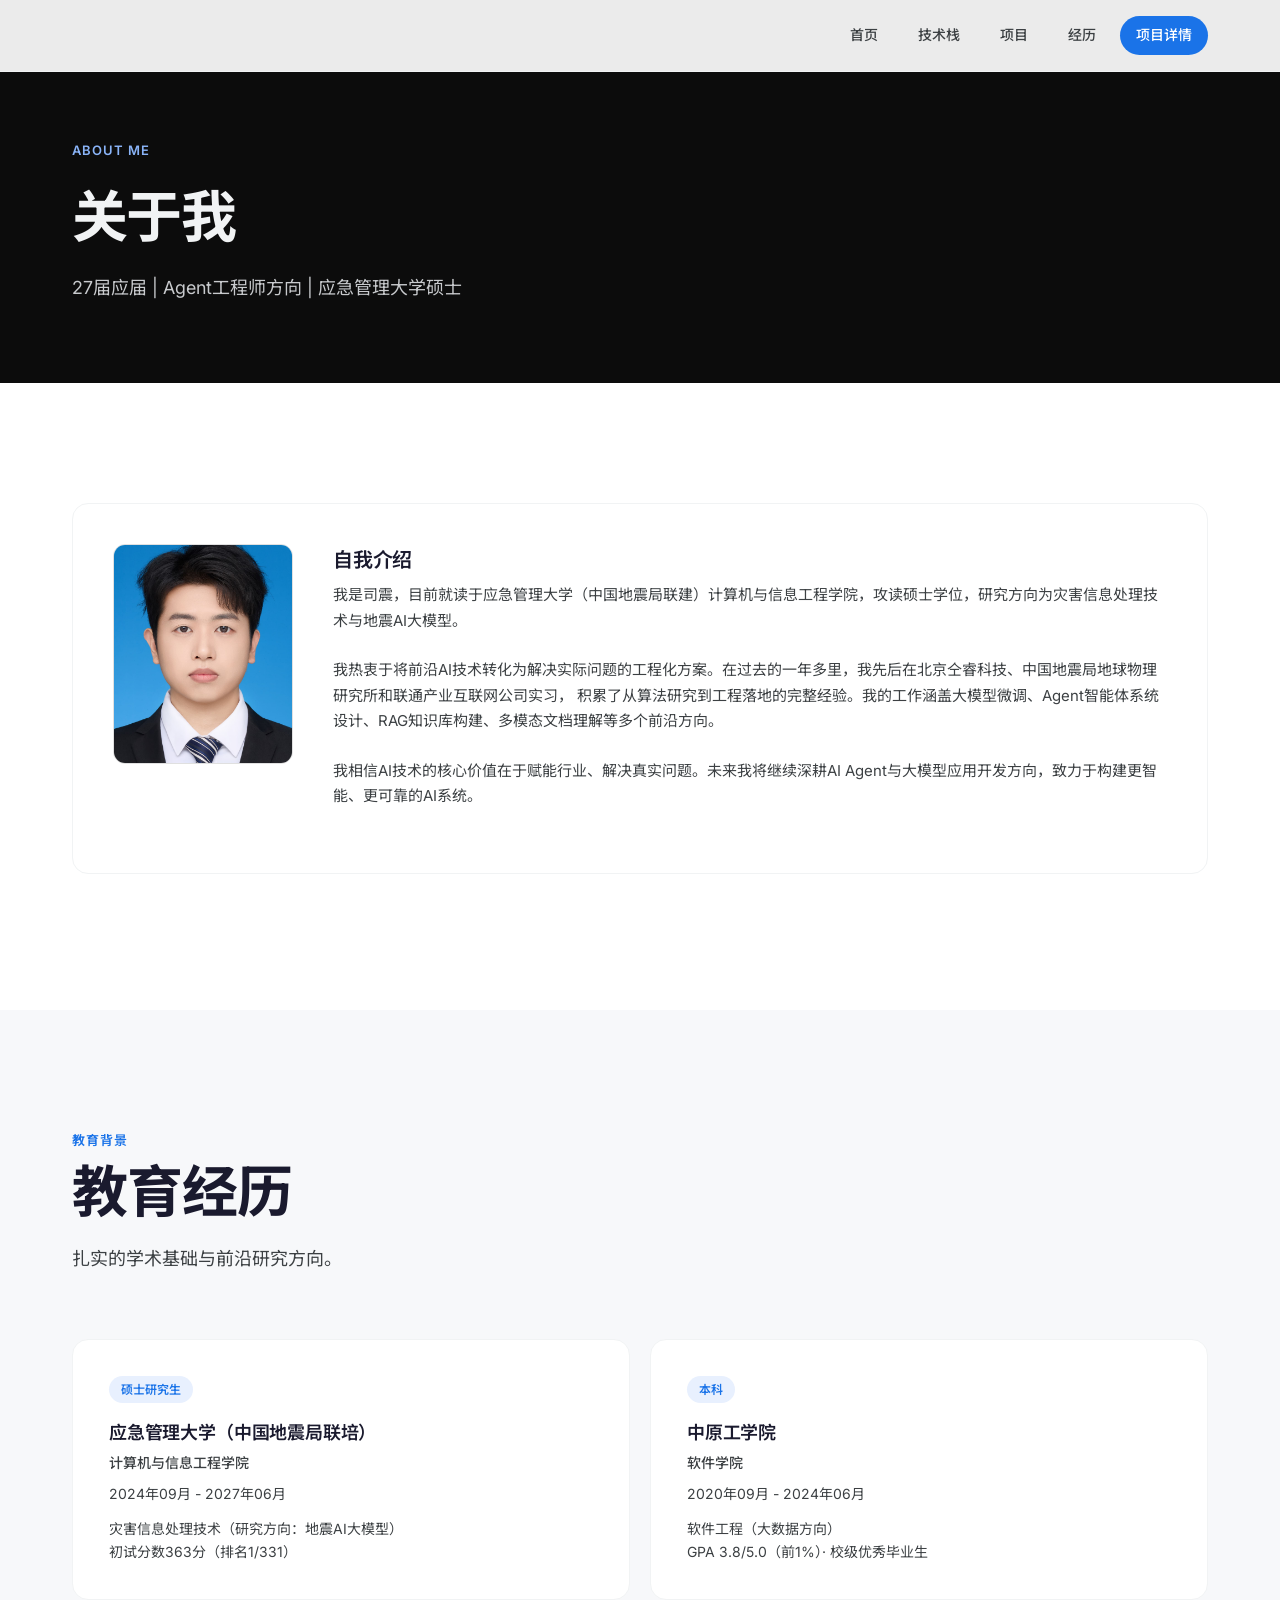
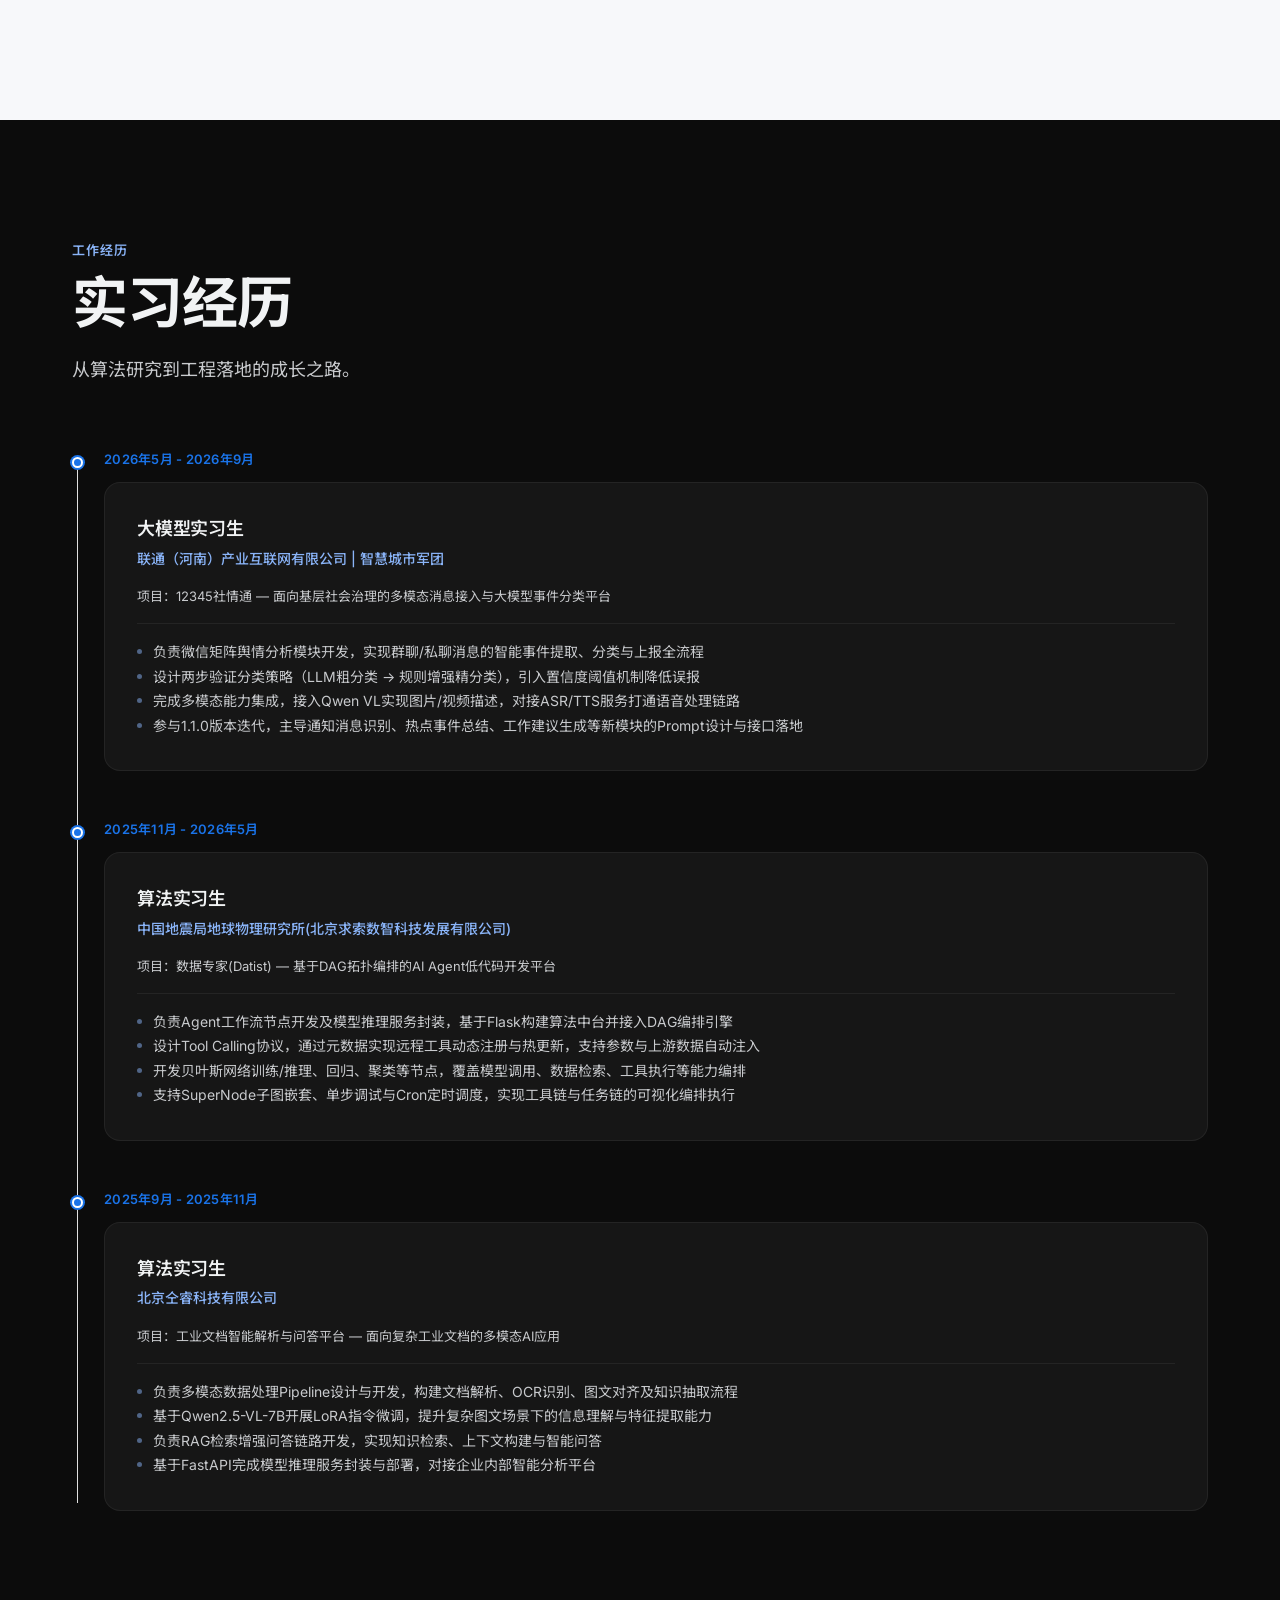
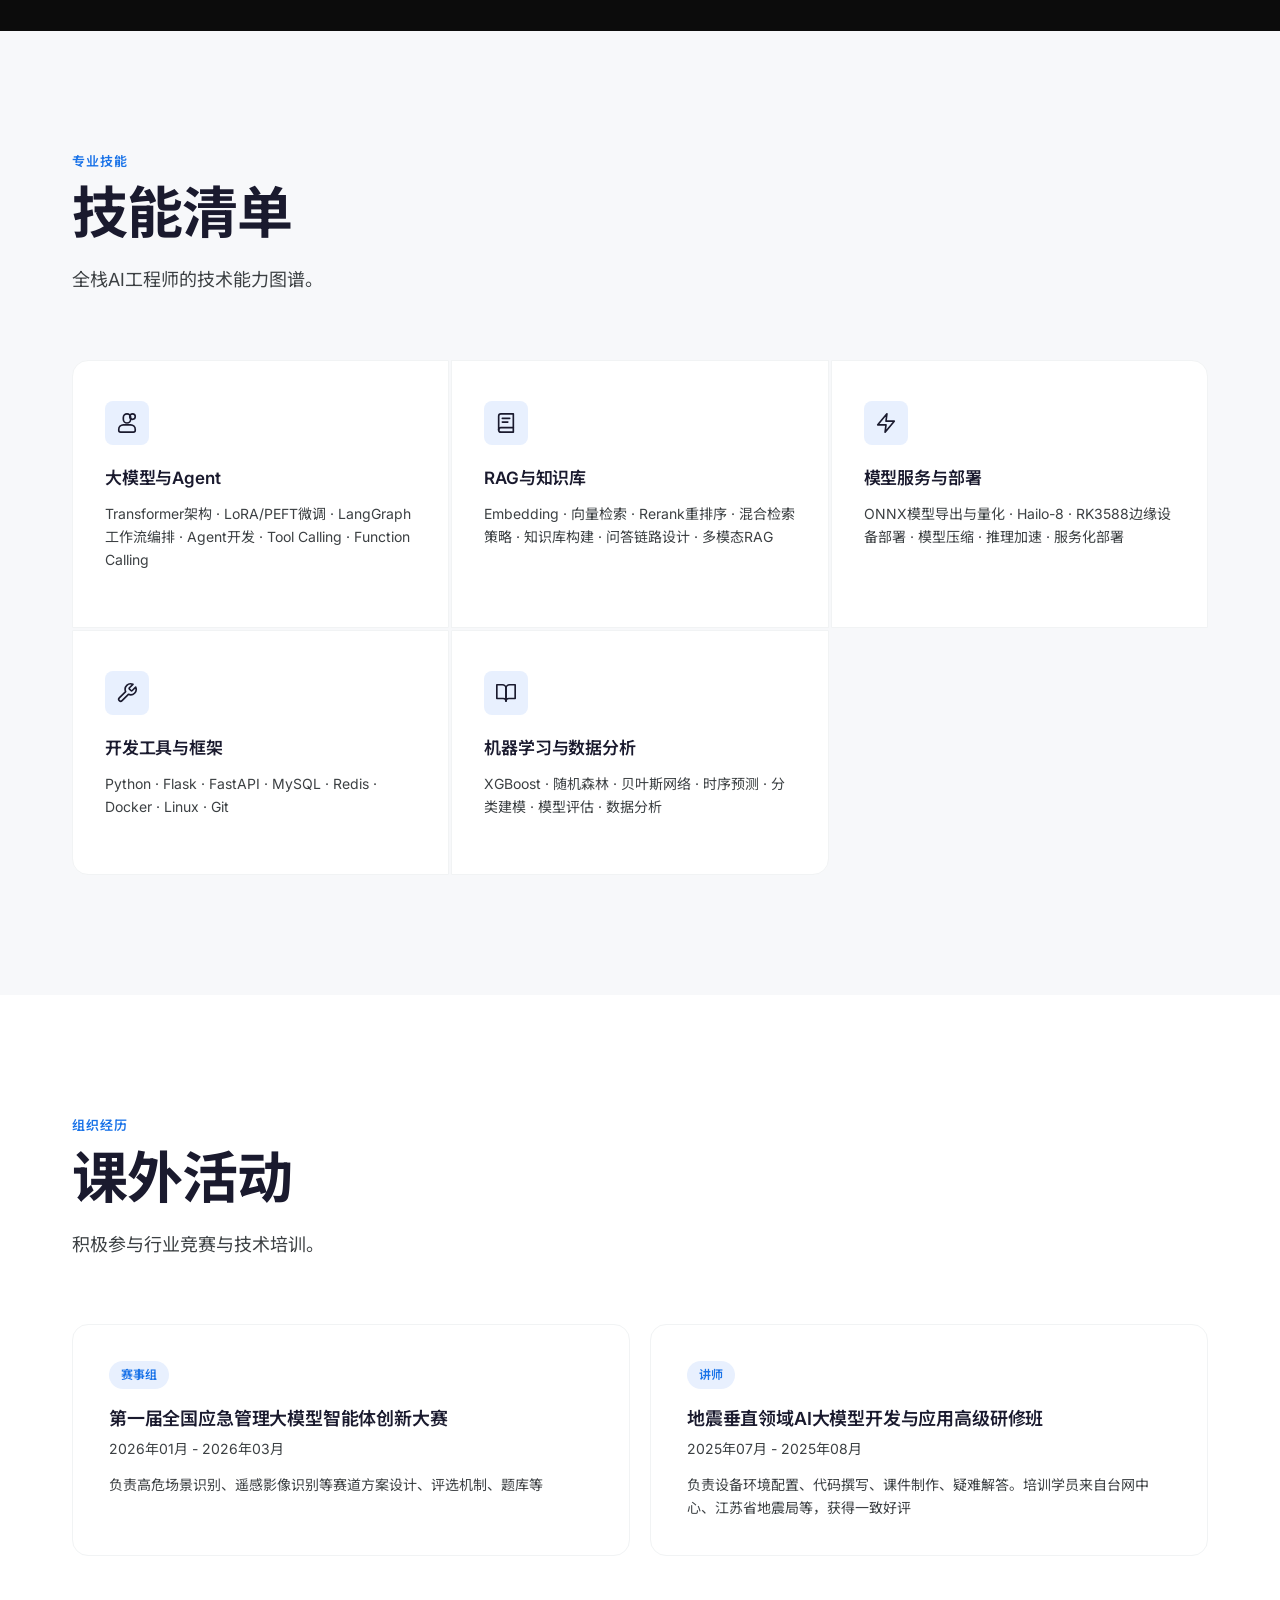
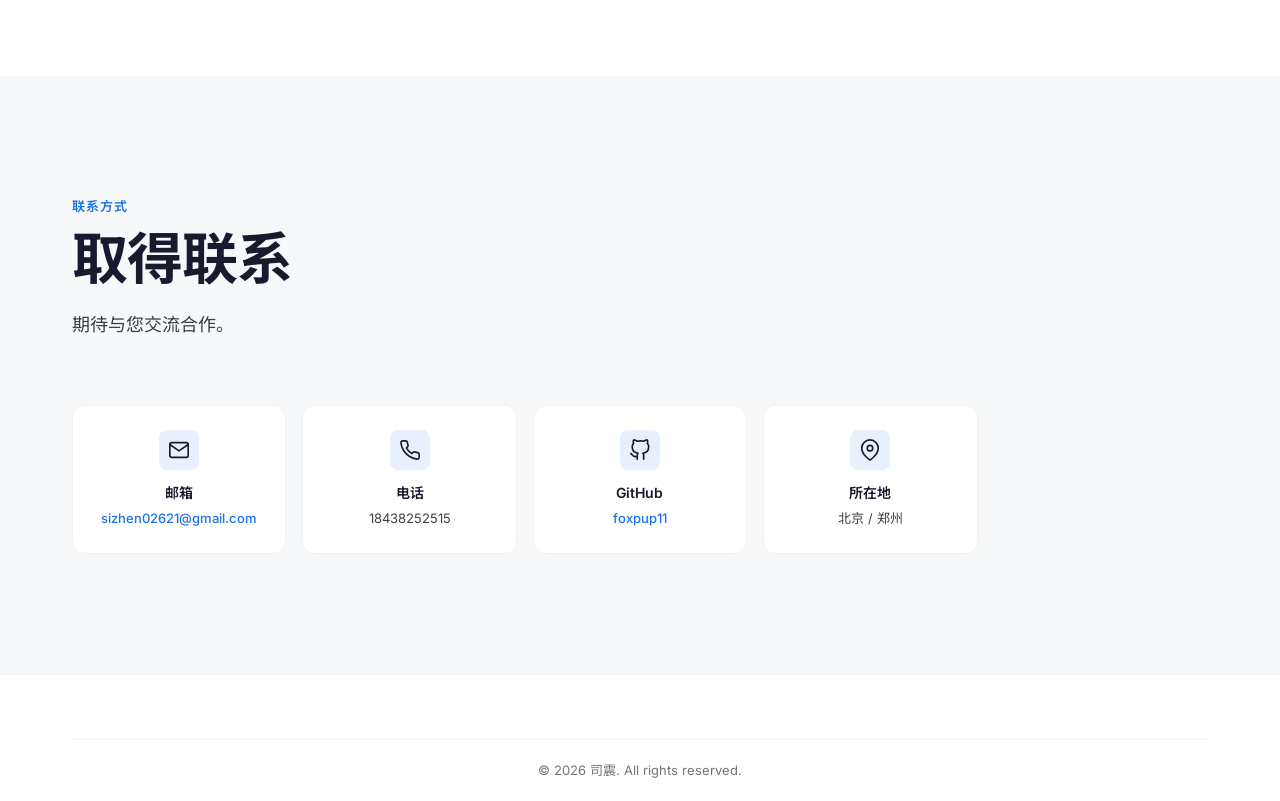
<file: about.html>
<!DOCTYPE html>
<html lang="zh-CN">
<head>
  <meta charset="UTF-8">
  <meta name="viewport" content="width=device-width, initial-scale=1.0">
  <title>关于我 - 司震</title>
  <meta name="description" content="司震 - AI工程师个人介绍，教育背景、工作经历与技术能力">
  <link rel="preconnect" href="https://fonts.googleapis.com">
  <link rel="preconnect" href="https://fonts.gstatic.com" crossorigin>
  <link href="https://fonts.googleapis.com/css2?family=Inter:wght@400;500;600;700;800&family=Noto+Sans+SC:wght@400;500;600;700;800&display=swap" rel="stylesheet">
  <link rel="stylesheet" href="css/style.css">
  <style>
    .icon-svg { width: 22px; height: 22px; stroke: currentColor; fill: none; stroke-width: 1.8; stroke-linecap: round; stroke-linejoin: round; }
  </style>
</head>
<body>

  <!-- Navigation -->
  <nav class="navbar">
    <div class="container">
      <ul class="nav-links" style="margin-left: auto;">
        <li><a href="index.html">首页</a></li>
        <li><a href="index.html#skills">技术栈</a></li>
        <li><a href="index.html#projects">项目</a></li>
        <li><a href="index.html#experience">经历</a></li>
        <li><a href="projects.html" class="nav-cta">项目详情</a></li>
      </ul>
      <button class="nav-toggle" aria-label="菜单">
        <span></span><span></span><span></span>
      </button>
    </div>
  </nav>

  <!-- Page Header -->
  <div class="page-header">
    <div class="container">
      <div class="section-eyebrow" style="color: #8ab4f8;">ABOUT ME</div>
      <h1>关于我</h1>
      <p>27届应届 | Agent工程师方向 | 应急管理大学硕士</p>
    </div>
  </div>

  <!-- About Intro -->
  <section class="section">
    <div class="container">
      <div class="detail-card reveal" style="display: flex; gap: 40px; align-items: flex-start;">
        <div style="flex-shrink: 0;">
          <img src="image/IDphoto.jpg" alt="司震证件照" style="width: 180px; height: 220px; object-fit: cover; border-radius: 12px; border: 1px solid var(--color-border);">
        </div>
        <div>
        <h2>自我介绍</h2>
        <p class="desc">
          我是司震，目前就读于应急管理大学（中国地震局联建）计算机与信息工程学院，攻读硕士学位，研究方向为灾害信息处理技术与地震AI大模型。
        </p>
        <p class="desc">
          我热衷于将前沿AI技术转化为解决实际问题的工程化方案。在过去的一年多里，我先后在北京仝睿科技、中国地震局地球物理研究所和联通产业互联网公司实习，
          积累了从算法研究到工程落地的完整经验。我的工作涵盖大模型微调、Agent智能体系统设计、RAG知识库构建、多模态文档理解等多个前沿方向。
        </p>
        <p class="desc">
          我相信AI技术的核心价值在于赋能行业、解决真实问题。未来我将继续深耕AI Agent与大模型应用开发方向，致力于构建更智能、更可靠的AI系统。
        </p>
        </div>
      </div>
    </div>
  </section>

  <!-- Education -->
  <section class="section" style="background: var(--color-bg-alt);">
    <div class="container">
      <div class="reveal">
        <div class="section-eyebrow">教育背景</div>
        <h2 class="section-title">教育经历</h2>
        <p class="section-desc">扎实的学术基础与前沿研究方向。</p>
      </div>

      <div class="edu-grid">
        <div class="edu-card reveal">
          <span class="edu-badge">硕士研究生</span>
          <h3>应急管理大学（中国地震局联培）</h3>
          <h4>计算机与信息工程学院</h4>
          <p class="edu-date">2024年09月 - 2027年06月</p>
          <p>
            灾害信息处理技术（研究方向：地震AI大模型）<br>
            初试分数363分（排名1/331）
          </p>
        </div>

        <div class="edu-card reveal">
          <span class="edu-badge">本科</span>
          <h3>中原工学院</h3>
          <h4>软件学院</h4>
          <p class="edu-date">2020年09月 - 2024年06月</p>
          <p>
            软件工程（大数据方向）<br>
            GPA 3.8/5.0（前1%）· 校级优秀毕业生
          </p>
        </div>
      </div>
    </div>
  </section>

  <!-- Work Experience -->
  <section class="section" style="background: var(--color-bg-dark); color: var(--color-text-on-dark);">
    <div class="container">
      <div class="reveal">
        <div class="section-eyebrow" style="color: #8ab4f8;">工作经历</div>
        <h2 class="section-title" style="color: var(--color-text-on-dark);">实习经历</h2>
        <p class="section-desc" style="color: var(--color-text-on-dark-secondary);">从算法研究到工程落地的成长之路。</p>
      </div>

      <div class="timeline">
        <div class="timeline-item reveal">
          <div class="timeline-dot"></div>
          <div class="timeline-date">2026年5月 - 2026年9月</div>
          <div class="timeline-card">
            <h3>大模型实习生</h3>
            <h4>联通（河南）产业互联网有限公司 | 智慧城市军团</h4>
            <p class="project-label">项目：12345社情通 — 面向基层社会治理的多模态消息接入与大模型事件分类平台</p>
            <ul>
              <li>负责微信矩阵舆情分析模块开发，实现群聊/私聊消息的智能事件提取、分类与上报全流程</li>
              <li>设计两步验证分类策略（LLM粗分类 → 规则增强精分类），引入置信度阈值机制降低误报</li>
              <li>完成多模态能力集成，接入Qwen VL实现图片/视频描述，对接ASR/TTS服务打通语音处理链路</li>
              <li>参与1.1.0版本迭代，主导通知消息识别、热点事件总结、工作建议生成等新模块的Prompt设计与接口落地</li>
            </ul>
          </div>
        </div>

        <div class="timeline-item reveal">
          <div class="timeline-dot"></div>
          <div class="timeline-date">2025年11月 - 2026年5月</div>
          <div class="timeline-card">
            <h3>算法实习生</h3>
            <h4>中国地震局地球物理研究所(北京求索数智科技发展有限公司)</h4>
            <p class="project-label">项目：数据专家(Datist) — 基于DAG拓扑编排的AI Agent低代码开发平台</p>
            <ul>
              <li>负责Agent工作流节点开发及模型推理服务封装，基于Flask构建算法中台并接入DAG编排引擎</li>
              <li>设计Tool Calling协议，通过元数据实现远程工具动态注册与热更新，支持参数与上游数据自动注入</li>
              <li>开发贝叶斯网络训练/推理、回归、聚类等节点，覆盖模型调用、数据检索、工具执行等能力编排</li>
              <li>支持SuperNode子图嵌套、单步调试与Cron定时调度，实现工具链与任务链的可视化编排执行</li>
            </ul>
          </div>
        </div>

        <div class="timeline-item reveal">
          <div class="timeline-dot"></div>
          <div class="timeline-date">2025年9月 - 2025年11月</div>
          <div class="timeline-card">
            <h3>算法实习生</h3>
            <h4>北京仝睿科技有限公司</h4>
            <p class="project-label">项目：工业文档智能解析与问答平台 — 面向复杂工业文档的多模态AI应用</p>
            <ul>
              <li>负责多模态数据处理Pipeline设计与开发，构建文档解析、OCR识别、图文对齐及知识抽取流程</li>
              <li>基于Qwen2.5-VL-7B开展LoRA指令微调，提升复杂图文场景下的信息理解与特征提取能力</li>
              <li>负责RAG检索增强问答链路开发，实现知识检索、上下文构建与智能问答</li>
              <li>基于FastAPI完成模型推理服务封装与部署，对接企业内部智能分析平台</li>
            </ul>
          </div>
        </div>
      </div>
    </div>
  </section>

  <!-- Skills Detail -->
  <section class="section" style="background: var(--color-bg-alt);">
    <div class="container">
      <div class="reveal">
        <div class="section-eyebrow">专业技能</div>
        <h2 class="section-title">技能清单</h2>
        <p class="section-desc">全栈AI工程师的技术能力图谱。</p>
      </div>

      <div class="skills-grid">
        <div class="skill-card reveal">
          <div class="skill-icon">
            <svg class="icon-svg" viewBox="0 0 24 24"><path d="M12 2a4 4 0 0 1 4 4v2a4 4 0 0 1-8 0V6a4 4 0 0 1 4-4z"/><path d="M16 14H8a5 5 0 0 0-5 5v1a2 2 0 0 0 2 2h14a2 2 0 0 0 2-2v-1a5 5 0 0 0-5-5z"/><circle cx="18" cy="5" r="3"/></svg>
          </div>
          <h3>大模型与Agent</h3>
          <p>Transformer架构 · LoRA/PEFT微调 · LangGraph工作流编排 · Agent开发 · Tool Calling · Function Calling</p>
        </div>
        <div class="skill-card reveal">
          <div class="skill-icon">
            <svg class="icon-svg" viewBox="0 0 24 24"><path d="M4 19.5A2.5 2.5 0 0 1 6.5 17H20"/><path d="M6.5 2H20v20H6.5A2.5 2.5 0 0 1 4 19.5v-15A2.5 2.5 0 0 1 6.5 2z"/><line x1="8" y1="7" x2="16" y2="7"/><line x1="8" y1="11" x2="14" y2="11"/></svg>
          </div>
          <h3>RAG与知识库</h3>
          <p>Embedding · 向量检索 · Rerank重排序 · 混合检索策略 · 知识库构建 · 问答链路设计 · 多模态RAG</p>
        </div>
        <div class="skill-card reveal">
          <div class="skill-icon">
            <svg class="icon-svg" viewBox="0 0 24 24"><polygon points="13 2 3 14 12 14 11 22 21 10 12 10 13 2"/></svg>
          </div>
          <h3>模型服务与部署</h3>
          <p>ONNX模型导出与量化 · Hailo-8 · RK3588边缘设备部署 · 模型压缩 · 推理加速 · 服务化部署</p>
        </div>
        <div class="skill-card reveal">
          <div class="skill-icon">
            <svg class="icon-svg" viewBox="0 0 24 24"><path d="M14.7 6.3a1 1 0 0 0 0 1.4l1.6 1.6a1 1 0 0 0 1.4 0l3.77-3.77a6 6 0 0 1-7.94 7.94l-6.91 6.91a2.12 2.12 0 0 1-3-3l6.91-6.91a6 6 0 0 1 7.94-7.94l-3.76 3.76z"/></svg>
          </div>
          <h3>开发工具与框架</h3>
          <p>Python · Flask · FastAPI · MySQL · Redis · Docker · Linux · Git</p>
        </div>
        <div class="skill-card reveal">
          <div class="skill-icon">
            <svg class="icon-svg" viewBox="0 0 24 24"><path d="M2 3h6a4 4 0 0 1 4 4v14a3 3 0 0 0-3-3H2z"/><path d="M22 3h-6a4 4 0 0 0-4 4v14a3 3 0 0 1 3-3h7z"/></svg>
          </div>
          <h3>机器学习与数据分析</h3>
          <p>XGBoost · 随机森林 · 贝叶斯网络 · 时序预测 · 分类建模 · 模型评估 · 数据分析</p>
        </div>
      </div>
    </div>
  </section>

  <!-- Organizational Experience -->
  <section class="section">
    <div class="container">
      <div class="reveal">
        <div class="section-eyebrow">组织经历</div>
        <h2 class="section-title">课外活动</h2>
        <p class="section-desc">积极参与行业竞赛与技术培训。</p>
      </div>

      <div class="edu-grid">
        <div class="edu-card reveal">
          <span class="edu-badge">赛事组</span>
          <h3>第一届全国应急管理大模型智能体创新大赛</h3>
          <p class="edu-date">2026年01月 - 2026年03月</p>
          <p>负责高危场景识别、遥感影像识别等赛道方案设计、评选机制、题库等</p>
        </div>

        <div class="edu-card reveal">
          <span class="edu-badge">讲师</span>
          <h3>地震垂直领域AI大模型开发与应用高级研修班</h3>
          <p class="edu-date">2025年07月 - 2025年08月</p>
          <p>负责设备环境配置、代码撰写、课件制作、疑难解答。培训学员来自台网中心、江苏省地震局等，获得一致好评</p>
        </div>
      </div>
    </div>
  </section>

  <!-- Contact -->
  <section class="section" style="background: var(--color-bg-alt);">
    <div class="container">
      <div class="reveal">
        <div class="section-eyebrow">联系方式</div>
        <h2 class="section-title">取得联系</h2>
        <p class="section-desc">期待与您交流合作。</p>
      </div>

      <div class="contact-grid">
        <div class="contact-card reveal">
          <div class="icon">
            <svg class="icon-svg" viewBox="0 0 24 24"><path d="M4 4h16c1.1 0 2 .9 2 2v12c0 1.1-.9 2-2 2H4c-1.1 0-2-.9-2-2V6c0-1.1.9-2 2-2z"/><polyline points="22,6 12,13 2,6"/></svg>
          </div>
          <h4>邮箱</h4>
          <p><a href="mailto:sizhen02621@gmail.com">sizhen02621@gmail.com</a></p>
        </div>
        <div class="contact-card reveal">
          <div class="icon">
            <svg class="icon-svg" viewBox="0 0 24 24"><path d="M22 16.92v3a2 2 0 0 1-2.18 2 19.79 19.79 0 0 1-8.63-3.07 19.5 19.5 0 0 1-6-6 19.79 19.79 0 0 1-3.07-8.67A2 2 0 0 1 4.11 2h3a2 2 0 0 1 2 1.72c.127.96.361 1.903.7 2.81a2 2 0 0 1-.45 2.11L8.09 9.91a16 16 0 0 0 6 6l1.27-1.27a2 2 0 0 1 2.11-.45c.907.339 1.85.573 2.81.7A2 2 0 0 1 22 16.92z"/></svg>
          </div>
          <h4>电话</h4>
          <p>18438252515</p>
        </div>
        <div class="contact-card reveal">
          <div class="icon">
            <svg class="icon-svg" viewBox="0 0 24 24"><path d="M9 19c-5 1.5-5-2.5-7-3m14 6v-3.87a3.37 3.37 0 0 0-.94-2.61c3.14-.35 6.44-1.54 6.44-7A5.44 5.44 0 0 0 20 4.77 5.07 5.07 0 0 0 19.91 1S18.73.65 16 2.48a13.38 13.38 0 0 0-7 0C6.27.65 5.09 1 5.09 1A5.07 5.07 0 0 0 5 4.77a5.44 5.44 0 0 0-1.5 3.78c0 5.42 3.3 6.61 6.44 7A3.37 3.37 0 0 0 9 18.13V22"/></svg>
          </div>
          <h4>GitHub</h4>
          <p><a href="https://github.com/foxpup11" target="_blank">foxpup11</a></p>
        </div>
        <div class="contact-card reveal">
          <div class="icon">
            <svg class="icon-svg" viewBox="0 0 24 24"><path d="M21 10c0 7-9 13-9 13s-9-6-9-13a9 9 0 0 1 18 0z"/><circle cx="12" cy="10" r="3"/></svg>
          </div>
          <h4>所在地</h4>
          <p>北京 / 郑州</p>
        </div>
      </div>
    </div>
  </section>

  <!-- Footer -->
  <footer class="footer">
    <div class="container">
      <div class="footer-bottom">
        <p>&copy; 2026 司震. All rights reserved.</p>
      </div>
    </div>
  </footer>

  <script src="js/script.js"></script>
</body>
</html>
</file>
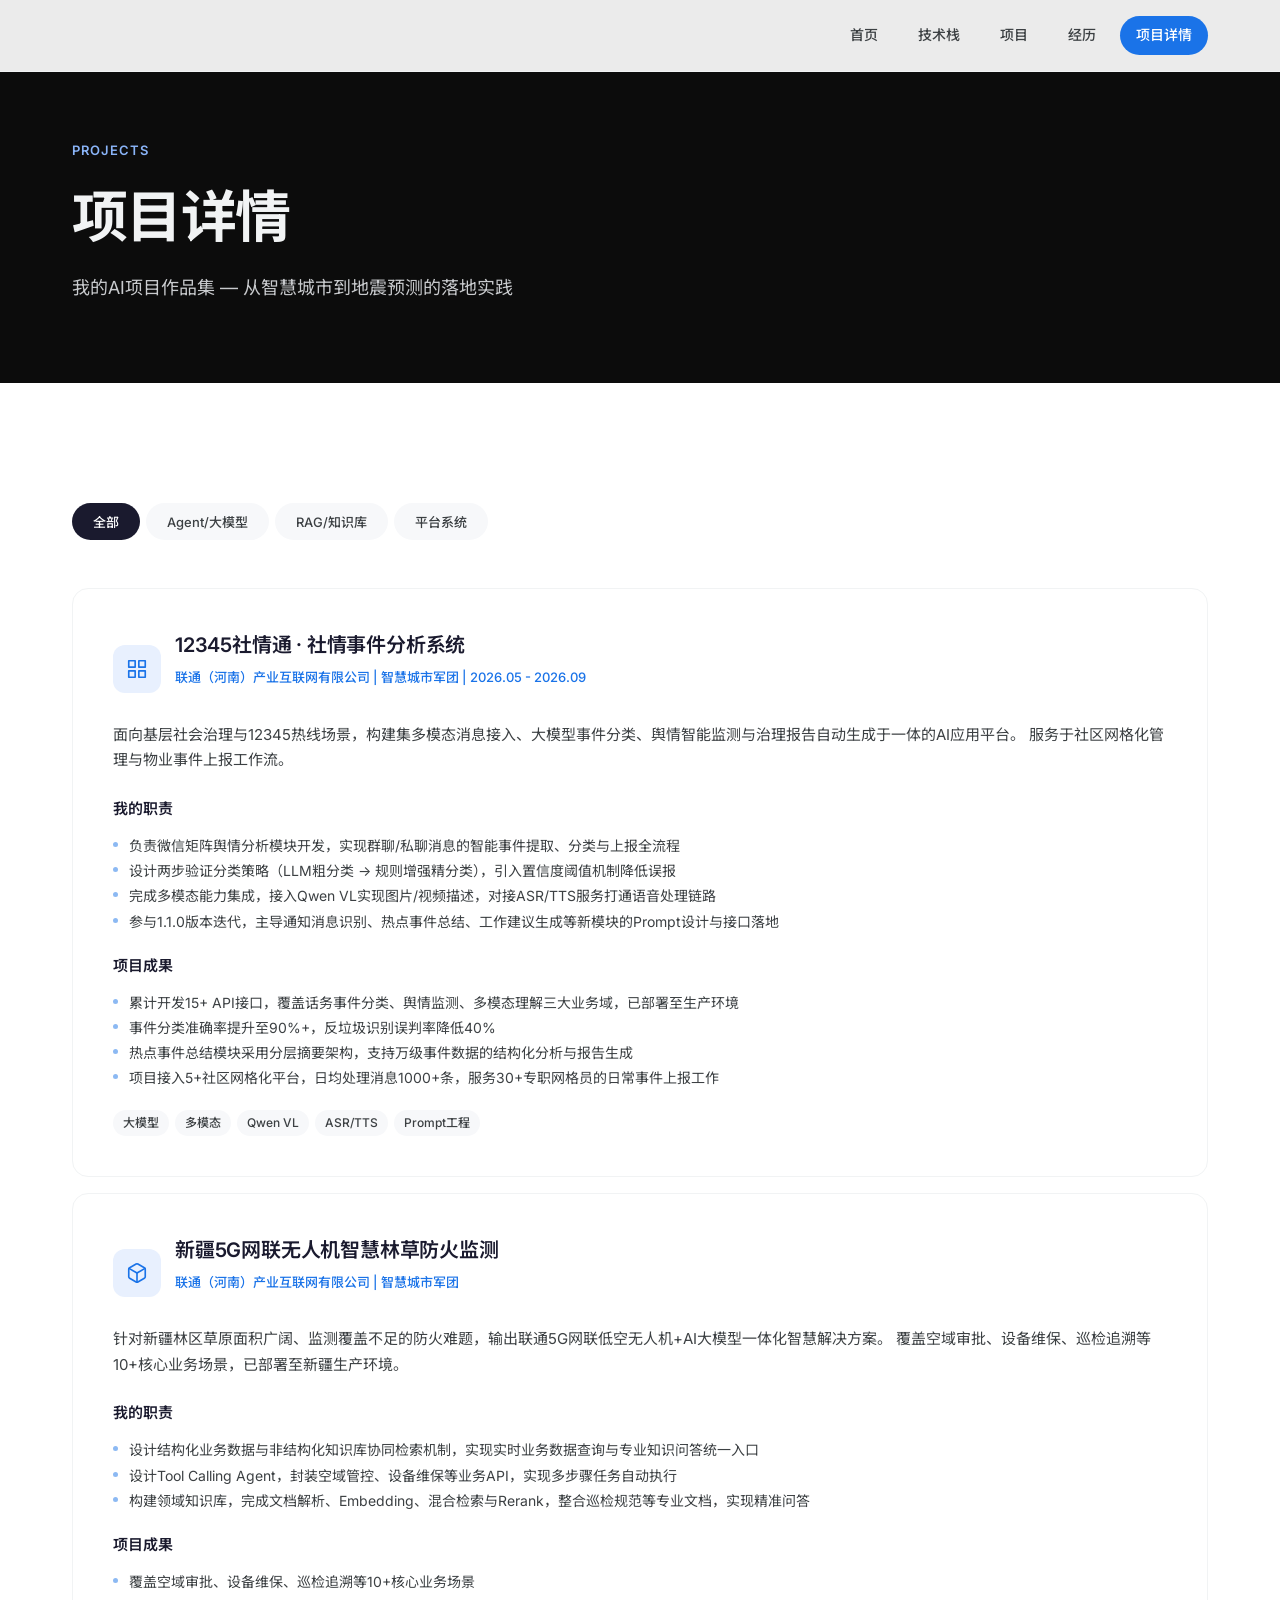
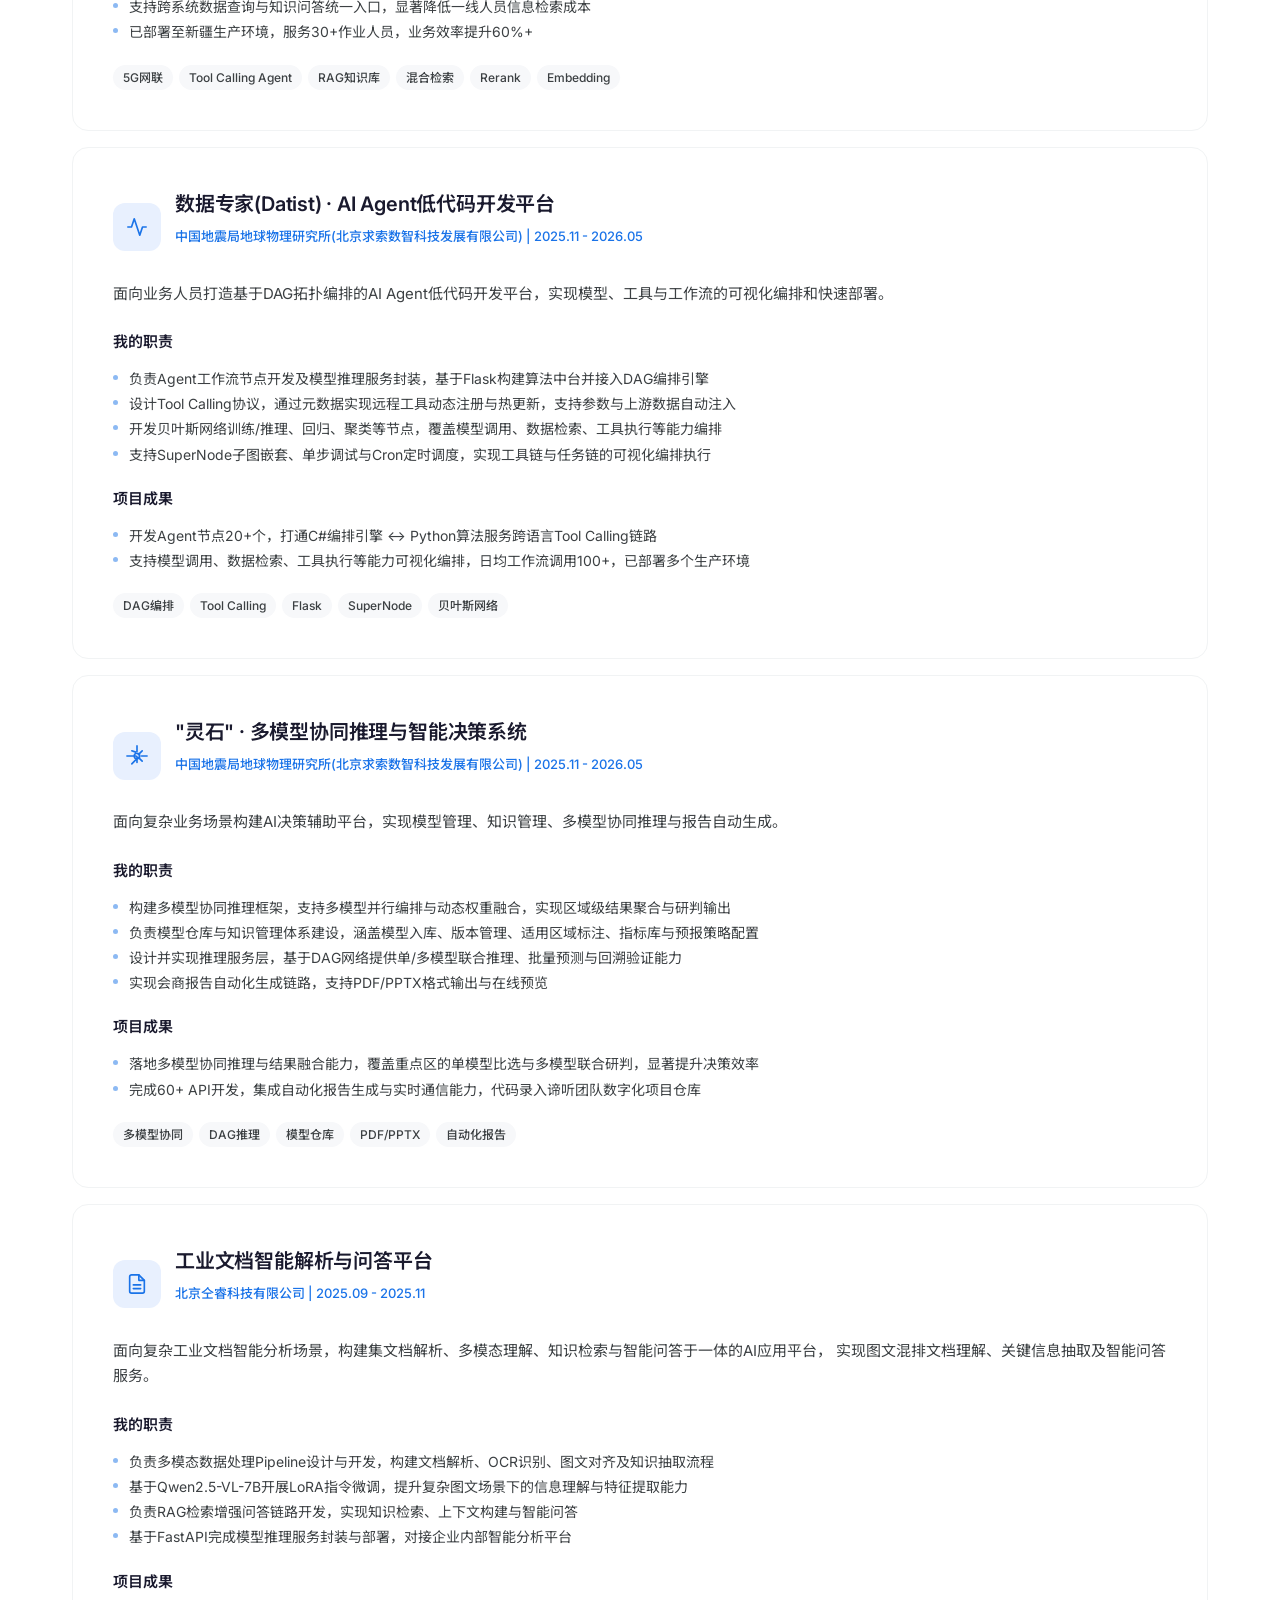
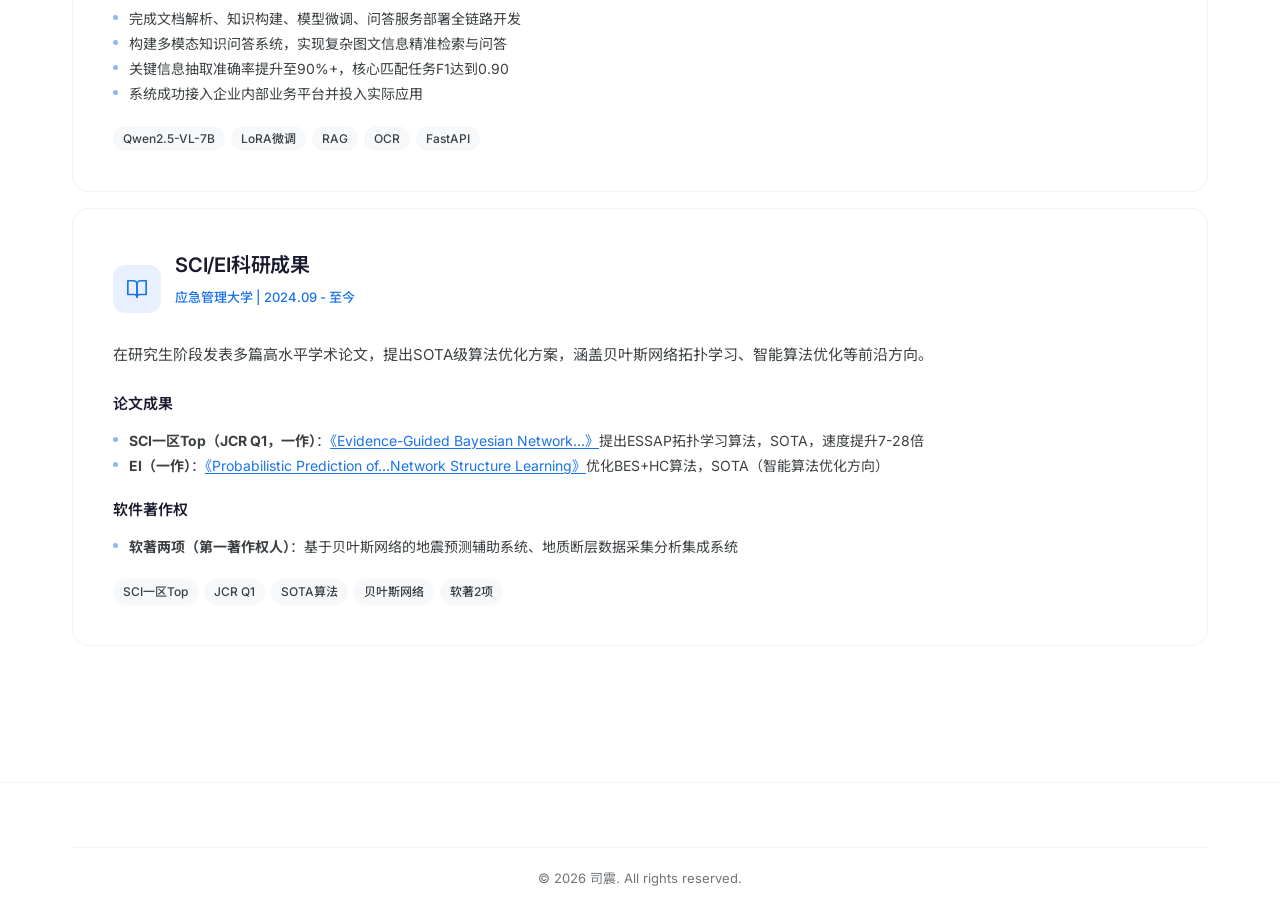
<file: projects.html>
<!DOCTYPE html>
<html lang="zh-CN">
<head>
  <meta charset="UTF-8">
  <meta name="viewport" content="width=device-width, initial-scale=1.0">
  <title>项目详情 - 司震</title>
  <meta name="description" content="司震的AI项目作品集 - 大模型应用、Agent系统、RAG知识库等">
  <link rel="preconnect" href="https://fonts.googleapis.com">
  <link rel="preconnect" href="https://fonts.gstatic.com" crossorigin>
  <link href="https://fonts.googleapis.com/css2?family=Inter:wght@400;500;600;700;800&family=Noto+Sans+SC:wght@400;500;600;700;800&display=swap" rel="stylesheet">
  <link rel="stylesheet" href="css/style.css">
  <style>
    .icon-svg { width: 22px; height: 22px; stroke: currentColor; fill: none; stroke-width: 1.8; stroke-linecap: round; stroke-linejoin: round; }
  </style>
</head>
<body>

  <!-- Navigation -->
  <nav class="navbar">
    <div class="container">
      <ul class="nav-links" style="margin-left: auto;">
        <li><a href="index.html">首页</a></li>
        <li><a href="index.html#skills">技术栈</a></li>
        <li><a href="index.html#projects">项目</a></li>
        <li><a href="index.html#experience">经历</a></li>
        <li><a href="projects.html" class="nav-cta active">项目详情</a></li>
      </ul>
      <button class="nav-toggle" aria-label="菜单">
        <span></span><span></span><span></span>
      </button>
    </div>
  </nav>

  <!-- Page Header -->
  <div class="page-header">
    <div class="container">
      <div class="section-eyebrow" style="color: #8ab4f8;">PROJECTS</div>
      <h1>项目详情</h1>
      <p>我的AI项目作品集 — 从智慧城市到地震预测的落地实践</p>
    </div>
  </div>

  <!-- Filter & Projects -->
  <section class="section">
    <div class="container">

      <div class="filter-tabs reveal">
        <button class="filter-tab active" data-filter="all">全部</button>
        <button class="filter-tab" data-filter="agent">Agent/大模型</button>
        <button class="filter-tab" data-filter="rag">RAG/知识库</button>
        <button class="filter-tab" data-filter="platform">平台系统</button>
      </div>

      <!-- Project 1: 12345社情通 -->
      <div class="detail-card reveal" data-category="platform agent">
        <div style="display: flex; align-items: center; gap: 14px; margin-bottom: 14px;">
          <div class="project-icon">
            <svg class="icon-svg" viewBox="0 0 24 24"><rect x="3" y="3" width="7" height="7"/><rect x="14" y="3" width="7" height="7"/><rect x="3" y="14" width="7" height="7"/><rect x="14" y="14" width="7" height="7"/></svg>
          </div>
          <div>
            <h2>12345社情通 · 社情事件分析系统</h2>
            <p class="subtitle">联通（河南）产业互联网有限公司 | 智慧城市军团 | 2026.05 - 2026.09</p>
          </div>
        </div>
        <p class="desc">
          面向基层社会治理与12345热线场景，构建集多模态消息接入、大模型事件分类、舆情智能监测与治理报告自动生成于一体的AI应用平台。
          服务于社区网格化管理与物业事件上报工作流。
        </p>
        <h3>我的职责</h3>
        <ul>
          <li>负责微信矩阵舆情分析模块开发，实现群聊/私聊消息的智能事件提取、分类与上报全流程</li>
          <li>设计两步验证分类策略（LLM粗分类 → 规则增强精分类），引入置信度阈值机制降低误报</li>
          <li>完成多模态能力集成，接入Qwen VL实现图片/视频描述，对接ASR/TTS服务打通语音处理链路</li>
          <li>参与1.1.0版本迭代，主导通知消息识别、热点事件总结、工作建议生成等新模块的Prompt设计与接口落地</li>
        </ul>
        <h3>项目成果</h3>
        <ul>
          <li>累计开发15+ API接口，覆盖话务事件分类、舆情监测、多模态理解三大业务域，已部署至生产环境</li>
          <li>事件分类准确率提升至90%+，反垃圾识别误判率降低40%</li>
          <li>热点事件总结模块采用分层摘要架构，支持万级事件数据的结构化分析与报告生成</li>
          <li>项目接入5+社区网格化平台，日均处理消息1000+条，服务30+专职网格员的日常事件上报工作</li>
        </ul>
        <div class="project-tech" style="margin-top: 16px;">
          <span>大模型</span><span>多模态</span><span>Qwen VL</span><span>ASR/TTS</span><span>Prompt工程</span>
        </div>
      </div>

      <!-- Project 1.5: 新疆5G网联无人机 -->
      <div class="detail-card reveal" data-category="agent rag">
        <div style="display: flex; align-items: center; gap: 14px; margin-bottom: 14px;">
          <div class="project-icon">
            <svg class="icon-svg" viewBox="0 0 24 24"><path d="M21 16V8a2 2 0 0 0-1-1.73l-7-4a2 2 0 0 0-2 0l-7 4A2 2 0 0 0 3 8v8a2 2 0 0 0 1 1.73l7 4a2 2 0 0 0 2 0l7-4A2 2 0 0 0 21 16z"/><polyline points="3.27 6.96 12 12.01 20.73 6.96"/><line x1="12" y1="22.08" x2="12" y2="12"/></svg>
          </div>
          <div>
            <h2>新疆5G网联无人机智慧林草防火监测</h2>
            <p class="subtitle">联通（河南）产业互联网有限公司 | 智慧城市军团</p>
          </div>
        </div>
        <p class="desc">
          针对新疆林区草原面积广阔、监测覆盖不足的防火难题，输出联通5G网联低空无人机+AI大模型一体化智慧解决方案。
          覆盖空域审批、设备维保、巡检追溯等10+核心业务场景，已部署至新疆生产环境。
        </p>
        <h3>我的职责</h3>
        <ul>
          <li>设计结构化业务数据与非结构化知识库协同检索机制，实现实时业务数据查询与专业知识问答统一入口</li>
          <li>设计Tool Calling Agent，封装空域管控、设备维保等业务API，实现多步骤任务自动执行</li>
          <li>构建领域知识库，完成文档解析、Embedding、混合检索与Rerank，整合巡检规范等专业文档，实现精准问答</li>
        </ul>
        <h3>项目成果</h3>
        <ul>
          <li>覆盖空域审批、设备维保、巡检追溯等10+核心业务场景</li>
          <li>支持跨系统数据查询与知识问答统一入口，显著降低一线人员信息检索成本</li>
          <li>已部署至新疆生产环境，服务30+作业人员，业务效率提升60%+</li>
        </ul>
        <div class="project-tech" style="margin-top: 16px;">
          <span>5G网联</span><span>Tool Calling Agent</span><span>RAG知识库</span><span>混合检索</span><span>Rerank</span><span>Embedding</span>
        </div>
      </div>

      <!-- Project 2: 数据专家(Datist) -->
      <div class="detail-card reveal" data-category="agent platform">
        <div style="display: flex; align-items: center; gap: 14px; margin-bottom: 14px;">
          <div class="project-icon">
            <svg class="icon-svg" viewBox="0 0 24 24"><polyline points="22 12 18 12 15 21 9 3 6 12 2 12"/></svg>
          </div>
          <div>
            <h2>数据专家(Datist) · AI Agent低代码开发平台</h2>
            <p class="subtitle">中国地震局地球物理研究所(北京求索数智科技发展有限公司) | 2025.11 - 2026.05</p>
          </div>
        </div>
        <p class="desc">
          面向业务人员打造基于DAG拓扑编排的AI Agent低代码开发平台，实现模型、工具与工作流的可视化编排和快速部署。
        </p>
        <h3>我的职责</h3>
        <ul>
          <li>负责Agent工作流节点开发及模型推理服务封装，基于Flask构建算法中台并接入DAG编排引擎</li>
          <li>设计Tool Calling协议，通过元数据实现远程工具动态注册与热更新，支持参数与上游数据自动注入</li>
          <li>开发贝叶斯网络训练/推理、回归、聚类等节点，覆盖模型调用、数据检索、工具执行等能力编排</li>
          <li>支持SuperNode子图嵌套、单步调试与Cron定时调度，实现工具链与任务链的可视化编排执行</li>
        </ul>
        <h3>项目成果</h3>
        <ul>
          <li>开发Agent节点20+个，打通C#编排引擎 ↔ Python算法服务跨语言Tool Calling链路</li>
          <li>支持模型调用、数据检索、工具执行等能力可视化编排，日均工作流调用100+，已部署多个生产环境</li>
        </ul>
        <div class="project-tech" style="margin-top: 16px;">
          <span>DAG编排</span><span>Tool Calling</span><span>Flask</span><span>SuperNode</span><span>贝叶斯网络</span>
        </div>
      </div>

      <!-- Project 3: "灵石" -->
      <div class="detail-card reveal" data-category="agent platform">
        <div style="display: flex; align-items: center; gap: 14px; margin-bottom: 14px;">
          <div class="project-icon">
            <svg class="icon-svg" viewBox="0 0 24 24"><circle cx="12" cy="12" r="3"/><path d="M12 1v6m0 6v6m11-7h-6m-6 0H1m16.66-5.66l-4.24 4.24m-2.84-2.84L6.34 6.34m11.32 11.32l-4.24-4.24m-2.84 2.84l-4.24 4.24"/></svg>
          </div>
          <div>
            <h2>"灵石" · 多模型协同推理与智能决策系统</h2>
            <p class="subtitle">中国地震局地球物理研究所(北京求索数智科技发展有限公司) | 2025.11 - 2026.05</p>
          </div>
        </div>
        <p class="desc">
          面向复杂业务场景构建AI决策辅助平台，实现模型管理、知识管理、多模型协同推理与报告自动生成。
        </p>
        <h3>我的职责</h3>
        <ul>
          <li>构建多模型协同推理框架，支持多模型并行编排与动态权重融合，实现区域级结果聚合与研判输出</li>
          <li>负责模型仓库与知识管理体系建设，涵盖模型入库、版本管理、适用区域标注、指标库与预报策略配置</li>
          <li>设计并实现推理服务层，基于DAG网络提供单/多模型联合推理、批量预测与回溯验证能力</li>
          <li>实现会商报告自动化生成链路，支持PDF/PPTX格式输出与在线预览</li>
        </ul>
        <h3>项目成果</h3>
        <ul>
          <li>落地多模型协同推理与结果融合能力，覆盖重点区的单模型比选与多模型联合研判，显著提升决策效率</li>
          <li>完成60+ API开发，集成自动化报告生成与实时通信能力，代码录入谛听团队数字化项目仓库</li>
        </ul>
        <div class="project-tech" style="margin-top: 16px;">
          <span>多模型协同</span><span>DAG推理</span><span>模型仓库</span><span>PDF/PPTX</span><span>自动化报告</span>
        </div>
      </div>

      <!-- Project 4: 工业文档 -->
      <div class="detail-card reveal" data-category="rag platform">
        <div style="display: flex; align-items: center; gap: 14px; margin-bottom: 14px;">
          <div class="project-icon">
            <svg class="icon-svg" viewBox="0 0 24 24"><path d="M14 2H6a2 2 0 0 0-2 2v16a2 2 0 0 0 2 2h12a2 2 0 0 0 2-2V8z"/><polyline points="14 2 14 8 20 8"/><line x1="16" y1="13" x2="8" y2="13"/><line x1="16" y1="17" x2="8" y2="17"/></svg>
          </div>
          <div>
            <h2>工业文档智能解析与问答平台</h2>
            <p class="subtitle">北京仝睿科技有限公司 | 2025.09 - 2025.11</p>
          </div>
        </div>
        <p class="desc">
          面向复杂工业文档智能分析场景，构建集文档解析、多模态理解、知识检索与智能问答于一体的AI应用平台，
          实现图文混排文档理解、关键信息抽取及智能问答服务。
        </p>
        <h3>我的职责</h3>
        <ul>
          <li>负责多模态数据处理Pipeline设计与开发，构建文档解析、OCR识别、图文对齐及知识抽取流程</li>
          <li>基于Qwen2.5-VL-7B开展LoRA指令微调，提升复杂图文场景下的信息理解与特征提取能力</li>
          <li>负责RAG检索增强问答链路开发，实现知识检索、上下文构建与智能问答</li>
          <li>基于FastAPI完成模型推理服务封装与部署，对接企业内部智能分析平台</li>
        </ul>
        <h3>项目成果</h3>
        <ul>
          <li>完成文档解析、知识构建、模型微调、问答服务部署全链路开发</li>
          <li>构建多模态知识问答系统，实现复杂图文信息精准检索与问答</li>
          <li>关键信息抽取准确率提升至90%+，核心匹配任务F1达到0.90</li>
          <li>系统成功接入企业内部业务平台并投入实际应用</li>
        </ul>
        <div class="project-tech" style="margin-top: 16px;">
          <span>Qwen2.5-VL-7B</span><span>LoRA微调</span><span>RAG</span><span>OCR</span><span>FastAPI</span>
        </div>
      </div>

      <!-- Project 5: 科研成果 -->
      <div class="detail-card reveal" data-category="platform">
        <div style="display: flex; align-items: center; gap: 14px; margin-bottom: 14px;">
          <div class="project-icon">
            <svg class="icon-svg" viewBox="0 0 24 24"><path d="M2 3h6a4 4 0 0 1 4 4v14a3 3 0 0 0-3-3H2z"/><path d="M22 3h-6a4 4 0 0 0-4 4v14a3 3 0 0 1 3-3h7z"/></svg>
          </div>
          <div>
            <h2>SCI/EI科研成果</h2>
            <p class="subtitle">应急管理大学 | 2024.09 - 至今</p>
          </div>
        </div>
        <p class="desc">
          在研究生阶段发表多篇高水平学术论文，提出SOTA级算法优化方案，涵盖贝叶斯网络拓扑学习、智能算法优化等前沿方向。
        </p>
        <h3>论文成果</h3>
        <ul>
          <li><strong>SCI一区Top（JCR Q1，一作）</strong>：<a href="https://www.sciencedirect.com/science/article/abs/pii/S0957417426018142" target="_blank" style="color: var(--color-accent); text-decoration: underline; text-underline-offset: 2px;">《Evidence-Guided Bayesian Network...》</a>提出ESSAP拓扑学习算法，SOTA，速度提升7-28倍</li>
          <li><strong>EI（一作）</strong>：<a href="http://www.earth-science.net/article/doi/10.3799/dqkx.2025.186" target="_blank" style="color: var(--color-accent); text-decoration: underline; text-underline-offset: 2px;">《Probabilistic Prediction of...Network Structure Learning》</a>优化BES+HC算法，SOTA（智能算法优化方向）</li>
        </ul>
        <h3>软件著作权</h3>
        <ul>
          <li><strong>软著两项（第一著作权人）</strong>：基于贝叶斯网络的地震预测辅助系统、地质断层数据采集分析集成系统</li>
        </ul>
        <div class="project-tech" style="margin-top: 16px;">
          <span>SCI一区Top</span><span>JCR Q1</span><span>SOTA算法</span><span>贝叶斯网络</span><span>软著2项</span>
        </div>
      </div>

    </div>
  </section>

  <!-- Footer -->
  <footer class="footer">
    <div class="container">
      <div class="footer-bottom">
        <p>&copy; 2026 司震. All rights reserved.</p>
      </div>
    </div>
  </footer>

  <script src="js/script.js"></script>
</body>
</html>
</file>
<file: css/style.css>
/* ============================================
   司震 - 个人网站 v2
   Design Language: Google / Apple / Tesla
   ============================================ */

/* ---------- Variables ---------- */
:root {
  --color-bg: #ffffff;
  --color-bg-alt: #f7f8fa;
  --color-bg-dark: #0c0c0c;
  --color-bg-dark-2: #161616;
  --color-surface: #ffffff;
  --color-surface-hover: #f2f3f5;
  --color-text: #1a1a2e;
  --color-text-secondary: #3c4043;
  --color-text-tertiary: #70757a;
  --color-text-on-dark: #f1f3f4;
  --color-text-on-dark-secondary: #c8cacd;
  --color-accent: #1a73e8;
  --color-accent-hover: #1557b0;
  --color-accent-light: #e8f0fe;
  --color-border: #e0e0e0;
  --color-border-light: #f1f3f4;
  --shadow-xs: 0 1px 2px rgba(0,0,0,0.05);
  --shadow-sm: 0 1px 3px rgba(0,0,0,0.08), 0 1px 2px rgba(0,0,0,0.04);
  --shadow-md: 0 4px 12px rgba(0,0,0,0.08);
  --shadow-lg: 0 8px 30px rgba(0,0,0,0.1);
  --shadow-xl: 0 20px 60px rgba(0,0,0,0.12);
  --radius-sm: 8px;
  --radius-md: 12px;
  --radius-lg: 16px;
  --radius-xl: 24px;
  --radius-full: 9999px;
  --transition: 0.25s cubic-bezier(0.4, 0, 0.2, 1);
  --transition-slow: 0.5s cubic-bezier(0.4, 0, 0.2, 1);
  --font: 'Inter', -apple-system, BlinkMacSystemFont, 'Noto Sans SC', 'Segoe UI', sans-serif;
  --max-w: 1200px;
}

/* ---------- Reset ---------- */
*, *::before, *::after { margin: 0; padding: 0; box-sizing: border-box; }

html {
  scroll-behavior: smooth;
  scroll-padding-top: 72px;
  font-size: 16px;
}

body {
  font-family: var(--font);
  background: var(--color-bg);
  color: var(--color-text);
  line-height: 1.6;
  overflow-x: hidden;
  -webkit-font-smoothing: antialiased;
}

a { color: var(--color-accent); text-decoration: none; transition: color var(--transition); }
a:hover { color: var(--color-accent-hover); }
img { max-width: 100%; display: block; }
::selection { background: var(--color-accent-light); color: var(--color-accent); }

::-webkit-scrollbar { width: 6px; }
::-webkit-scrollbar-track { background: transparent; }
::-webkit-scrollbar-thumb { background: #d1d5db; border-radius: 3px; }

/* ---------- Layout ---------- */
.container {
  max-width: var(--max-w);
  margin: 0 auto;
  padding: 0 32px;
}

.section {
  padding: 120px 0;
}

.section--dark {
  background: var(--color-bg-dark);
  color: var(--color-text-on-dark);
}

/* ---------- Section Headers ---------- */
.section-eyebrow {
  font-size: 0.8125rem;
  font-weight: 600;
  letter-spacing: 0.08em;
  text-transform: uppercase;
  color: var(--color-accent);
  margin-bottom: 12px;
}

.section--dark .section-eyebrow {
  color: #8ab4f8;
}

.section-title {
  font-size: clamp(2.25rem, 5vw, 3.5rem);
  font-weight: 700;
  line-height: 1.1;
  letter-spacing: -0.02em;
  margin-bottom: 20px;
  color: var(--color-text);
}

.section--dark .section-title {
  color: var(--color-text-on-dark);
}

.section-desc {
  font-size: 1.125rem;
  color: var(--color-text-secondary);
  max-width: 560px;
  line-height: 1.7;
  margin-bottom: 64px;
}

.section--dark .section-desc {
  color: var(--color-text-on-dark-secondary);
}

/* ---------- Navigation ---------- */
.navbar {
  position: fixed;
  top: 0; left: 0; right: 0;
  z-index: 1000;
  height: 72px;
  display: flex;
  align-items: center;
  transition: all var(--transition);
  background: rgba(255,255,255,0.92);
  backdrop-filter: blur(20px);
  -webkit-backdrop-filter: blur(20px);
  border-bottom: 1px solid var(--color-border-light);
}

.navbar .container {
  display: flex;
  align-items: center;
  justify-content: space-between;
  width: 100%;
}

.nav-brand {
  display: flex;
  align-items: center;
  gap: 10px;
  font-size: 1.125rem;
  font-weight: 700;
  color: var(--color-text);
  letter-spacing: -0.01em;
}

.nav-brand .brand-icon,
.nav-brand .nav-logo {
  flex-shrink: 0;
}

.nav-links {
  display: flex;
  align-items: center;
  gap: 8px;
  list-style: none;
}

.nav-links a {
  display: inline-flex;
  align-items: center;
  padding: 8px 16px;
  font-size: 0.875rem;
  font-weight: 500;
  color: var(--color-text-secondary);
  border-radius: var(--radius-full);
  transition: all var(--transition);
}

.nav-links a:hover {
  color: var(--color-text);
  background: var(--color-bg-alt);
}

.nav-links a.active {
  color: var(--color-text);
  background: var(--color-accent-light);
}

.nav-cta {
  background: var(--color-accent) !important;
  color: #fff !important;
}

.nav-cta:hover {
  background: var(--color-accent-hover) !important;
}

.nav-toggle {
  display: none;
  flex-direction: column;
  gap: 5px;
  background: none;
  border: none;
  cursor: pointer;
  padding: 8px;
}

.nav-toggle span {
  display: block;
  width: 20px;
  height: 2px;
  background: var(--color-text);
  border-radius: 1px;
  transition: all var(--transition);
}

/* ---------- Hero ---------- */
.hero {
  min-height: 100vh;
  display: flex;
  align-items: center;
  background: var(--color-bg);
  color: var(--color-text);
  position: relative;
  overflow: hidden;
  padding-top: 72px;
}

.hero-title {
  font-size: clamp(3rem, 6vw, 4.5rem);
  font-weight: 700;
  line-height: 1.05;
  letter-spacing: -0.03em;
  margin-bottom: 12px;
}

.hero-role {
  font-size: 1.125rem;
  color: var(--color-accent);
  font-weight: 500;
  margin-bottom: 20px;
}

.hero-desc {
  font-size: 1rem;
  color: var(--color-text-secondary);
  line-height: 1.8;
  margin-bottom: 36px;
  max-width: 480px;
}

.hero-actions {
  display: flex;
  gap: 12px;
  flex-wrap: wrap;
}

.hero-stats {
  display: flex;
  gap: 48px;
  margin-top: 56px;
}

.hero-stats .stat-num {
  font-size: 2rem;
  font-weight: 700;
  color: var(--color-text);
  letter-spacing: -0.02em;
}
}

.hero .container {
  position: relative;
  z-index: 1;
  text-align: center;
  padding-top: 72px;
}

.hero-content {
  animation: fadeInUp 0.7s ease-out;
  max-width: 720px;
  margin: 0 auto;
}

.hero-title {
  font-size: clamp(3.5rem, 8vw, 6rem);
  font-weight: 700;
  line-height: 1.05;
  letter-spacing: -0.04em;
  margin-bottom: 24px;
}

.hero-subtitle {
  font-size: clamp(1rem, 2vw, 1.125rem);
  color: var(--color-text-secondary);
  line-height: 1.8;
  margin-bottom: 40px;
  max-width: 520px;
  margin-left: auto;
  margin-right: auto;
}

.hero-actions {
  display: flex;
  gap: 12px;
  justify-content: center;
  margin-bottom: 64px;
  flex-wrap: wrap;
}

.hero-stats {
  display: flex;
  gap: 56px;
  justify-content: center;
}

.hero-stats .stat-num {
  font-size: 2rem;
  font-weight: 700;
  color: var(--color-text);
  letter-spacing: -0.02em;
}

.hero-stats .stat-label {
  font-size: 0.8125rem;
  color: var(--color-text-on-dark-secondary);
  margin-top: 2px;
}

/* Hero visual */
/* ---------- About Split (Intro + Education) ---------- */
.about-split {
  display: grid;
  grid-template-columns: 1.2fr 1fr;
  gap: 64px;
  align-items: end;
}

/* ---------- Section Header Row ---------- */
.section-header-row {
  display: flex;
  justify-content: space-between;
  align-items: center;
  gap: 24px;
  margin-bottom: 48px;
}

.section-header-row .section-desc {
  margin-bottom: 0;
}

.hero-left {
  animation: fadeInUp 0.7s ease-out;
}

.hero-right {
  animation: fadeInUp 0.7s ease-out 0.15s both;
}

.hero-photo-row {
  display: flex;
  gap: 24px;
  align-items: flex-start;
  margin: 24px 0;
}

.hero-photo {
  width: 120px;
  height: 150px;
  object-fit: cover;
  border-radius: 12px;
  flex-shrink: 0;
  box-shadow: 0 8px 30px rgba(0,0,0,0.08);
}

.hero-bio {
  flex: 1;
}

.hero-bio p {
  font-size: 0.9375rem;
  color: var(--color-text-secondary);
  line-height: 1.75;
  margin-bottom: 8px;
}

.hero-bio p:last-child {
  margin-bottom: 0;
}

/* ---------- 软著 Cards ---------- */
.ruanzhu-grid {
  display: grid;
  grid-template-columns: repeat(2, 1fr);
  gap: 20px;
}

.ruanzhu-item {
  display: flex;
  gap: 20px;
  background: var(--color-surface);
  border: 1px solid var(--color-border-light);
  border-radius: var(--radius-lg);
  padding: 20px;
  transition: all var(--transition);
}

.ruanzhu-item:hover {
  border-color: var(--color-border);
  box-shadow: var(--shadow-sm);
}

.ruanzhu-img-wrap {
  flex-shrink: 0;
  width: 110px;
  height: 140px;
  border-radius: var(--radius-sm);
  overflow: hidden;
  background: var(--color-bg-alt);
  border: 1px solid var(--color-border-light);
}

.ruanzhu-img-wrap img {
  width: 100%;
  height: 100%;
  object-fit: contain;
}

.ruanzhu-text {
  flex: 1;
  min-width: 0;
  display: flex;
  flex-direction: column;
  justify-content: center;
}

.ruanzhu-text h4 {
  font-size: 0.9375rem;
  font-weight: 600;
  color: var(--color-text);
  margin-bottom: 6px;
  line-height: 1.4;
}

.ruanzhu-text p {
  font-size: 0.8125rem;
  color: var(--color-text-tertiary);
}

.research-grid {
  display: grid;
  grid-template-columns: repeat(2, 1fr);
  gap: 24px;
}

.research-card {
  display: flex;
  gap: 24px;
  background: var(--color-surface);
  border: 1px solid var(--color-border-light);
  border-radius: var(--radius-lg);
  padding: 24px;
  transition: all var(--transition);
}

.research-card:hover {
  border-color: var(--color-border);
  box-shadow: var(--shadow-sm);
}

.research-cover {
  flex-shrink: 0;
  width: 120px;
  height: 150px;
  border-radius: var(--radius-sm);
  overflow: hidden;
  background: var(--color-bg-alt);
}

.research-cover img {
  width: 100%;
  height: 100%;
  object-fit: contain;
}

.research-info {
  flex: 1;
  min-width: 0;
}

.research-info h3 {
  font-size: 1rem;
  font-weight: 600;
  margin: 8px 0 4px;
  color: var(--color-text);
  line-height: 1.4;
}

.research-info p {
  font-size: 0.8125rem;
  color: var(--color-text-tertiary);
}

/* ---------- Buttons ---------- */
.btn {
  display: inline-flex;
  align-items: center;
  gap: 8px;
  padding: 12px 28px;
  font-size: 0.9375rem;
  font-weight: 600;
  border-radius: var(--radius-full);
  border: none;
  cursor: pointer;
  transition: all var(--transition);
  font-family: var(--font);
  letter-spacing: -0.01em;
}

.btn-primary {
  background: var(--color-accent);
  color: #fff;
}

.btn-primary:hover {
  background: var(--color-accent-hover);
  box-shadow: 0 4px 16px rgba(26,115,232,0.3);
  color: #fff;
}

.btn-ghost {
  background: transparent;
  color: var(--color-text);
  border: 1px solid var(--color-border);
}

.btn-ghost:hover {
  background: var(--color-bg-alt);
  border-color: var(--color-text-tertiary);
  color: var(--color-text);
}

.btn-dark {
  background: var(--color-text);
  color: #fff;
}

.btn-dark:hover {
  background: #333;
  color: #fff;
}

.btn-outline {
  background: transparent;
  color: var(--color-text);
  border: 1px solid var(--color-border);
}

.btn-outline:hover {
  background: var(--color-bg-alt);
  border-color: var(--color-text-tertiary);
  color: var(--color-text);
}

/* ---------- Skills ---------- */
.skills-grid {
  display: grid;
  grid-template-columns: repeat(3, 1fr);
  gap: 2px;
}

.skill-card {
  padding: 40px 32px;
  background: var(--color-surface);
  border: 1px solid var(--color-border-light);
  transition: all var(--transition);
  position: relative;
}

.skill-card:first-child { border-radius: var(--radius-lg) 0 0 0; }
.skill-card:nth-child(3) { border-radius: 0 var(--radius-lg) 0 0; }
.skill-card:nth-child(4) { border-radius: 0 0 0 var(--radius-lg); }
.skill-card:last-child { border-radius: 0 0 var(--radius-lg) 0; }

.skill-card:hover {
  background: var(--color-bg-alt);
  z-index: 1;
}

.skill-icon {
  width: 44px; height: 44px;
  border-radius: var(--radius-sm);
  display: flex;
  align-items: center;
  justify-content: center;
  font-size: 1.25rem;
  margin-bottom: 20px;
  background: var(--color-accent-light);
}

.skill-card h3 {
  font-size: 1.0625rem;
  font-weight: 600;
  margin-bottom: 10px;
  color: var(--color-text);
  letter-spacing: -0.01em;
}

.skill-card p {
  font-size: 0.875rem;
  color: var(--color-text-secondary);
  line-height: 1.65;
  margin-bottom: 16px;
}

.skill-tags {
  display: flex;
  flex-wrap: wrap;
  gap: 6px;
}

.skill-tag {
  padding: 3px 10px;
  background: var(--color-bg-alt);
  border-radius: var(--radius-full);
  font-size: 0.75rem;
  font-weight: 500;
  color: var(--color-text-secondary);
}

/* ---------- Projects ---------- */
.projects-grid {
  display: grid;
  grid-template-columns: repeat(2, 1fr);
  gap: 20px;
}

.project-card {
  background: var(--color-surface);
  border: 1px solid var(--color-border-light);
  border-radius: var(--radius-lg);
  padding: 36px;
  transition: all var(--transition);
}

.project-card:hover {
  border-color: var(--color-border);
  box-shadow: var(--shadow-md);
  transform: translateY(-2px);
}

.project-top {
  display: flex;
  align-items: flex-start;
  justify-content: space-between;
  margin-bottom: 20px;
}

.project-icon {
  width: 48px; height: 48px;
  border-radius: var(--radius-md);
  display: flex;
  align-items: center;
  justify-content: center;
  font-size: 1.375rem;
  background: var(--color-accent-light);
  color: var(--color-accent);
  flex-shrink: 0;
}

.project-period {
  font-size: 0.75rem;
  font-weight: 500;
  color: var(--color-text-tertiary);
  padding: 4px 12px;
  background: var(--color-bg-alt);
  border-radius: var(--radius-full);
}

.project-card h3 {
  font-size: 1.125rem;
  font-weight: 600;
  margin-bottom: 4px;
  color: var(--color-text);
  letter-spacing: -0.01em;
}

.project-company {
  font-size: 0.8125rem;
  color: var(--color-accent);
  margin-bottom: 12px;
  font-weight: 500;
}

.project-card > .project-body > p:last-of-type,
.project-card > .project-body > p:not(.project-company),
.project-card > p:not(.project-company) {
  font-size: 0.875rem;
  color: var(--color-text-secondary);
  line-height: 1.65;
  margin-bottom: 16px;
}

.project-tech {
  display: flex;
  flex-wrap: wrap;
  gap: 6px;
}

.project-tech span {
  padding: 3px 10px;
  background: var(--color-bg-alt);
  border-radius: var(--radius-full);
  font-size: 0.75rem;
  font-weight: 500;
  color: var(--color-text-secondary);
}

/* Project cards inside dark section */
.section--dark .project-card {
  background: var(--color-surface);
}
.section--dark .project-card h3 {
  color: var(--color-text);
}
.section--dark .project-card > .project-body > p:last-of-type,
.section--dark .project-card > .project-body > p:not(.project-company),
.section--dark .project-card > p:not(.project-company) {
  color: var(--color-text-secondary);
}
.section--dark .project-tech span {
  background: var(--color-bg-alt);
  color: var(--color-text-secondary);
}

/* ---------- Timeline ---------- */
.timeline {
  position: relative;
  padding-left: 32px;
}

.timeline::before {
  content: '';
  position: absolute;
  left: 5px;
  top: 8px;
  bottom: 8px;
  width: 1px;
  background: var(--color-border);
}

.timeline-item {
  position: relative;
  margin-bottom: 48px;
}

.timeline-item:last-child { margin-bottom: 0; }

.timeline-dot {
  position: absolute;
  left: -32px;
  top: 8px;
  width: 11px; height: 11px;
  border-radius: 50%;
  background: var(--color-accent);
  border: 2px solid var(--color-bg);
  box-shadow: 0 0 0 2px var(--color-accent);
}

.timeline-date {
  font-size: 0.8125rem;
  font-weight: 600;
  color: var(--color-accent);
  margin-bottom: 12px;
  letter-spacing: 0.02em;
}

.timeline-card {
  background: var(--color-bg-dark-2);
  border: 1px solid rgba(255,255,255,0.06);
  border-radius: var(--radius-lg);
  padding: 32px;
  transition: all var(--transition);
}

.timeline-card:hover {
  border-color: rgba(255,255,255,0.1);
}

.timeline-card h3 {
  font-size: 1.125rem;
  font-weight: 600;
  margin-bottom: 4px;
  color: var(--color-text-on-dark);
  letter-spacing: -0.01em;
}

.timeline-card h4 {
  font-size: 0.875rem;
  font-weight: 500;
  color: #8ab4f8;
  margin-bottom: 16px;
}

.timeline-card .project-label {
  font-size: 0.8125rem;
  color: var(--color-text-on-dark-secondary);
  margin-bottom: 16px;
  padding-bottom: 16px;
  border-bottom: 1px solid rgba(255,255,255,0.06);
}

.timeline-card ul {
  list-style: none;
}

.timeline-card li {
  position: relative;
  padding-left: 16px;
  font-size: 0.875rem;
  color: var(--color-text-on-dark-secondary);
  line-height: 1.75;
}

.timeline-card li::before {
  content: '';
  position: absolute;
  left: 0;
  top: 9px;
  width: 5px; height: 5px;
  border-radius: 50%;
  background: rgba(138,180,248,0.5);
}

/* ---------- Education ---------- */
.edu-grid {
  display: grid;
  grid-template-columns: repeat(2, 1fr);
  gap: 20px;
}

.edu-card {
  padding: 36px;
  background: var(--color-surface);
  border: 1px solid var(--color-border-light);
  border-radius: var(--radius-lg);
  transition: all var(--transition);
}

.edu-card:hover {
  border-color: var(--color-border);
}

.edu-badge {
  display: inline-flex;
  padding: 4px 12px;
  background: var(--color-accent-light);
  border-radius: var(--radius-full);
  font-size: 0.75rem;
  font-weight: 600;
  color: var(--color-accent);
  width: fit-content;
  margin-bottom: 16px;
}

.edu-card h3 {
  font-size: 1.125rem;
  font-weight: 600;
  margin-bottom: 4px;
  color: var(--color-text);
  letter-spacing: -0.01em;
}

.edu-card h4 {
  font-size: 0.875rem;
  color: var(--color-text-secondary);
  margin-bottom: 8px;
  font-weight: 500;
}

.edu-date {
  font-size: 0.8125rem;
  color: var(--color-text-tertiary);
  margin-bottom: 12px;
}

.edu-card p {
  font-size: 0.875rem;
  color: var(--color-text-secondary);
  line-height: 1.65;
}

/* ---------- Contact ---------- */
.contact-grid {
  display: grid;
  grid-template-columns: repeat(5, 1fr);
  gap: 16px;
}

.contact-card {
  padding: 24px 16px;
  background: var(--color-surface);
  border: 1px solid var(--color-border-light);
  border-radius: var(--radius-md);
  text-align: center;
  transition: all var(--transition);
}

.contact-card:hover {
  border-color: var(--color-border);
  box-shadow: var(--shadow-sm);
}

.contact-card .icon {
  width: 40px; height: 40px;
  margin: 0 auto 12px;
  border-radius: var(--radius-sm);
  display: flex;
  align-items: center;
  justify-content: center;
  font-size: 1.125rem;
  background: var(--color-accent-light);
}

.contact-card h4 {
  font-size: 0.875rem;
  font-weight: 600;
  margin-bottom: 4px;
  color: var(--color-text);
}

.contact-card p {
  font-size: 0.8125rem;
  color: var(--color-text-secondary);
}

.contact-card a {
  color: var(--color-accent);
  font-weight: 500;
}

/* ---------- Footer ---------- */
.footer {
  border-top: 1px solid var(--color-border-light);
  padding: 64px 0 0;
  background: var(--color-bg);
}

.footer-grid {
  display: grid;
  grid-template-columns: 1.5fr 1fr 1fr 1fr;
  gap: 48px;
  padding-bottom: 48px;
}

.footer-brand h3 {
  font-size: 1.25rem;
  font-weight: 700;
  color: var(--color-text);
  margin-bottom: 8px;
}

.footer-brand p {
  font-size: 0.875rem;
  color: var(--color-text-tertiary);
  line-height: 1.6;
}

.footer-col h4 {
  font-size: 0.8125rem;
  font-weight: 600;
  color: var(--color-text);
  text-transform: uppercase;
  letter-spacing: 0.05em;
  margin-bottom: 16px;
}

.footer-col ul {
  list-style: none;
}

.footer-col li {
  font-size: 0.875rem;
  color: var(--color-text-tertiary);
  margin-bottom: 10px;
  line-height: 1.5;
}

.footer-col a {
  color: var(--color-text-tertiary);
  transition: color var(--transition-fast);
}

.footer-col a:hover {
  color: var(--color-text);
}

.footer-bottom {
  border-top: 1px solid var(--color-border-light);
  padding: 20px 0;
  text-align: center;
}

.footer-bottom p {
  font-size: 0.8125rem;
  color: var(--color-text-tertiary);
}

/* ---------- Page Header ---------- */
.page-header {
  padding: 140px 0 80px;
  background: var(--color-bg-dark);
  color: var(--color-text-on-dark);
}

.page-header h1 {
  font-size: clamp(2.25rem, 5vw, 3.5rem);
  font-weight: 700;
  letter-spacing: -0.03em;
  margin-bottom: 12px;
}

.page-header p {
  font-size: 1.125rem;
  color: var(--color-text-on-dark-secondary);
}

/* ---------- Filter Tabs ---------- */
.filter-tabs {
  display: flex;
  gap: 6px;
  margin-bottom: 48px;
  flex-wrap: wrap;
}

.filter-tab {
  padding: 8px 20px;
  background: var(--color-bg-alt);
  border: 1px solid transparent;
  border-radius: var(--radius-full);
  font-size: 0.8125rem;
  font-weight: 500;
  color: var(--color-text-secondary);
  cursor: pointer;
  transition: all var(--transition);
  font-family: var(--font);
}

.filter-tab:hover {
  color: var(--color-text);
  border-color: var(--color-border);
}

.filter-tab.active {
  background: var(--color-text);
  color: #fff;
}

/* ---------- Detail Card ---------- */
.detail-card {
  background: var(--color-surface);
  border: 1px solid var(--color-border-light);
  border-radius: var(--radius-lg);
  padding: 40px;
  margin-bottom: 16px;
  transition: all var(--transition);
}

.detail-card:hover {
  border-color: var(--color-border);
}

.detail-card h2 {
  font-size: 1.25rem;
  font-weight: 600;
  margin-bottom: 6px;
  color: var(--color-text);
  letter-spacing: -0.01em;
}

.detail-card .subtitle {
  font-size: 0.8125rem;
  color: var(--color-accent);
  margin-bottom: 20px;
  font-weight: 500;
}

.detail-card .desc {
  font-size: 0.9375rem;
  color: var(--color-text-secondary);
  line-height: 1.7;
  margin-bottom: 24px;
}

.detail-card h3 {
  font-size: 0.9375rem;
  font-weight: 600;
  margin-bottom: 12px;
  color: var(--color-text);
}

.detail-card ul {
  list-style: none;
  margin-bottom: 20px;
}

.detail-card li {
  position: relative;
  padding-left: 16px;
  font-size: 0.875rem;
  color: var(--color-text-secondary);
  line-height: 1.8;
}

.detail-card li::before {
  content: '';
  position: absolute;
  left: 0;
  top: 9px;
  width: 5px; height: 5px;
  border-radius: 50%;
  background: var(--color-accent);
  opacity: 0.5;
}

/* ---------- Animations ---------- */
@keyframes fadeInUp {
  from { opacity: 0; transform: translateY(24px); }
  to { opacity: 1; transform: translateY(0); }
}

.reveal {
  opacity: 0;
  transform: translateY(20px);
  transition: opacity 0.5s ease-out, transform 0.5s ease-out;
}

.reveal.visible {
  opacity: 1;
  transform: translateY(0);
}

/* ---------- Responsive ---------- */
@media (max-width: 1024px) {
  .skills-grid { grid-template-columns: repeat(2, 1fr); }
  .projects-grid { grid-template-columns: 1fr; }
}

@media (max-width: 768px) {
  .section { padding: 80px 0; }
  .container { padding: 0 20px; }

  .nav-links {
    display: none;
    position: fixed;
    inset: 0;
    background: rgba(255,255,255,0.98);
    backdrop-filter: blur(20px);
    flex-direction: column;
    justify-content: center;
    align-items: center;
    gap: 24px;
    z-index: 999;
  }

  .nav-links.open { display: flex; }
  .nav-links a { font-size: 1.125rem; color: var(--color-text); }
  .nav-toggle { display: flex; z-index: 1001; }

  .hero .container {
    padding-top: 100px;
  }

  .hero-about-photo img { width: 200px; height: 240px; }
  .hero-actions { justify-content: center; }
  .hero-stats { justify-content: center; gap: 32px; }

  .detail-card[style*="flex"] { flex-direction: column !important; align-items: center !important; text-align: center; }

  .about-split { grid-template-columns: 1fr; gap: 40px; align-items: start; }
  .hero-photo-row { flex-direction: column; align-items: center; text-align: center; }
  .section-header-row { flex-direction: column; align-items: flex-start; }
  .research-grid { grid-template-columns: 1fr; }
  .research-card { flex-direction: column; align-items: center; text-align: center; }
  .research-cover { width: 100%; height: auto; aspect-ratio: 3/4; }
  .ruanzhu-grid { grid-template-columns: 1fr; }
  .ruanzhu-item { flex-direction: column; align-items: center; text-align: center; }
  .ruanzhu-img-wrap { width: 100%; height: auto; aspect-ratio: 3/4; }

  .skills-grid { grid-template-columns: 1fr; }
  .skill-card { border-radius: 0 !important; border-left: none; border-right: none; }
  .skill-card:first-child { border-radius: var(--radius-lg) var(--radius-lg) 0 0 !important; }
  .skill-card:last-child { border-radius: 0 0 var(--radius-lg) var(--radius-lg) !important; }

  .edu-grid { grid-template-columns: 1fr; }
  .contact-grid { grid-template-columns: repeat(2, 1fr); }

  .footer-grid { grid-template-columns: 1fr 1fr; gap: 32px; }
}

@media (max-width: 480px) {
  .hero-stats { flex-direction: column; gap: 16px; }
  .contact-grid { grid-template-columns: 1fr; }
}

/* ---------- Blog Viewer (Clean Grid Style) ---------- */
.blog-container {
  background: transparent;
  border: none;
  border-radius: 0;
  padding: 0;
}

/* Blog Grid */
.blog-grid {
  display: grid;
  grid-template-columns: repeat(2, 1fr);
  gap: 20px;
}

/* Blog Card — Apple / Google clean style */
.blog-card {
  display: flex;
  flex-direction: column;
  padding: 28px 28px 24px;
  background: var(--color-surface);
  border: 1px solid var(--color-border-light);
  border-radius: var(--radius-md);
  transition: all var(--transition);
  color: inherit;
  text-decoration: none;
  position: relative;
}

.blog-card:hover {
  border-color: var(--color-border);
  box-shadow: var(--shadow-md);
  transform: translateY(-2px);
}

.blog-card-header {
  display: flex;
  align-items: center;
  gap: 12px;
  margin-bottom: 14px;
}

.blog-card-tag {
  display: inline-flex;
  align-items: center;
  padding: 3px 10px;
  background: var(--color-accent-light);
  border-radius: var(--radius-full);
  font-size: 0.75rem;
  font-weight: 500;
  color: var(--color-accent);
  white-space: nowrap;
}

.blog-card-date {
  font-size: 0.8125rem;
  color: var(--color-text-tertiary);
}

.blog-card-title {
  font-size: 1.0625rem;
  font-weight: 600;
  color: var(--color-text);
  margin-bottom: 10px;
  line-height: 1.45;
  display: -webkit-box;
  -webkit-line-clamp: 2;
  -webkit-box-orient: vertical;
  overflow: hidden;
  letter-spacing: -0.01em;
  transition: color var(--transition);
}

.blog-card:hover .blog-card-title {
  color: var(--color-accent);
}

.blog-card-desc {
  font-size: 0.875rem;
  color: var(--color-text-secondary);
  line-height: 1.65;
  flex: 1;
  display: -webkit-box;
  -webkit-line-clamp: 2;
  -webkit-box-orient: vertical;
  overflow: hidden;
}

.blog-card-footer {
  display: flex;
  align-items: center;
  justify-content: flex-end;
  margin-top: 18px;
  padding-top: 16px;
  border-top: 1px solid var(--color-border-light);
}

.blog-card-link {
  display: inline-flex;
  align-items: center;
  gap: 6px;
  font-size: 0.8125rem;
  font-weight: 500;
  color: var(--color-accent);
  transition: gap var(--transition);
}

.blog-card:hover .blog-card-link {
  gap: 10px;
}

/* Loading State */
.blog-loading {
  padding: 80px 48px;
  text-align: center;
  color: var(--color-text-tertiary);
}

.blog-spinner {
  width: 40px;
  height: 40px;
  border: 3px solid var(--color-border-light);
  border-top-color: var(--color-accent);
  border-radius: 50%;
  animation: blog-spin 0.8s linear infinite;
  margin: 0 auto 20px;
}

@keyframes blog-spin {
  to { transform: rotate(360deg); }
}

/* Empty State */
.blog-empty {
  padding: 80px 48px;
  text-align: center;
  color: var(--color-text-tertiary);
}

.blog-empty svg {
  margin: 0 auto 20px;
  opacity: 0.4;
}

.blog-empty p {
  margin-bottom: 20px;
  font-size: 0.9375rem;
}

/* Responsive */
@media (max-width: 768px) {
  .blog-grid { grid-template-columns: 1fr; }
}
</file>
